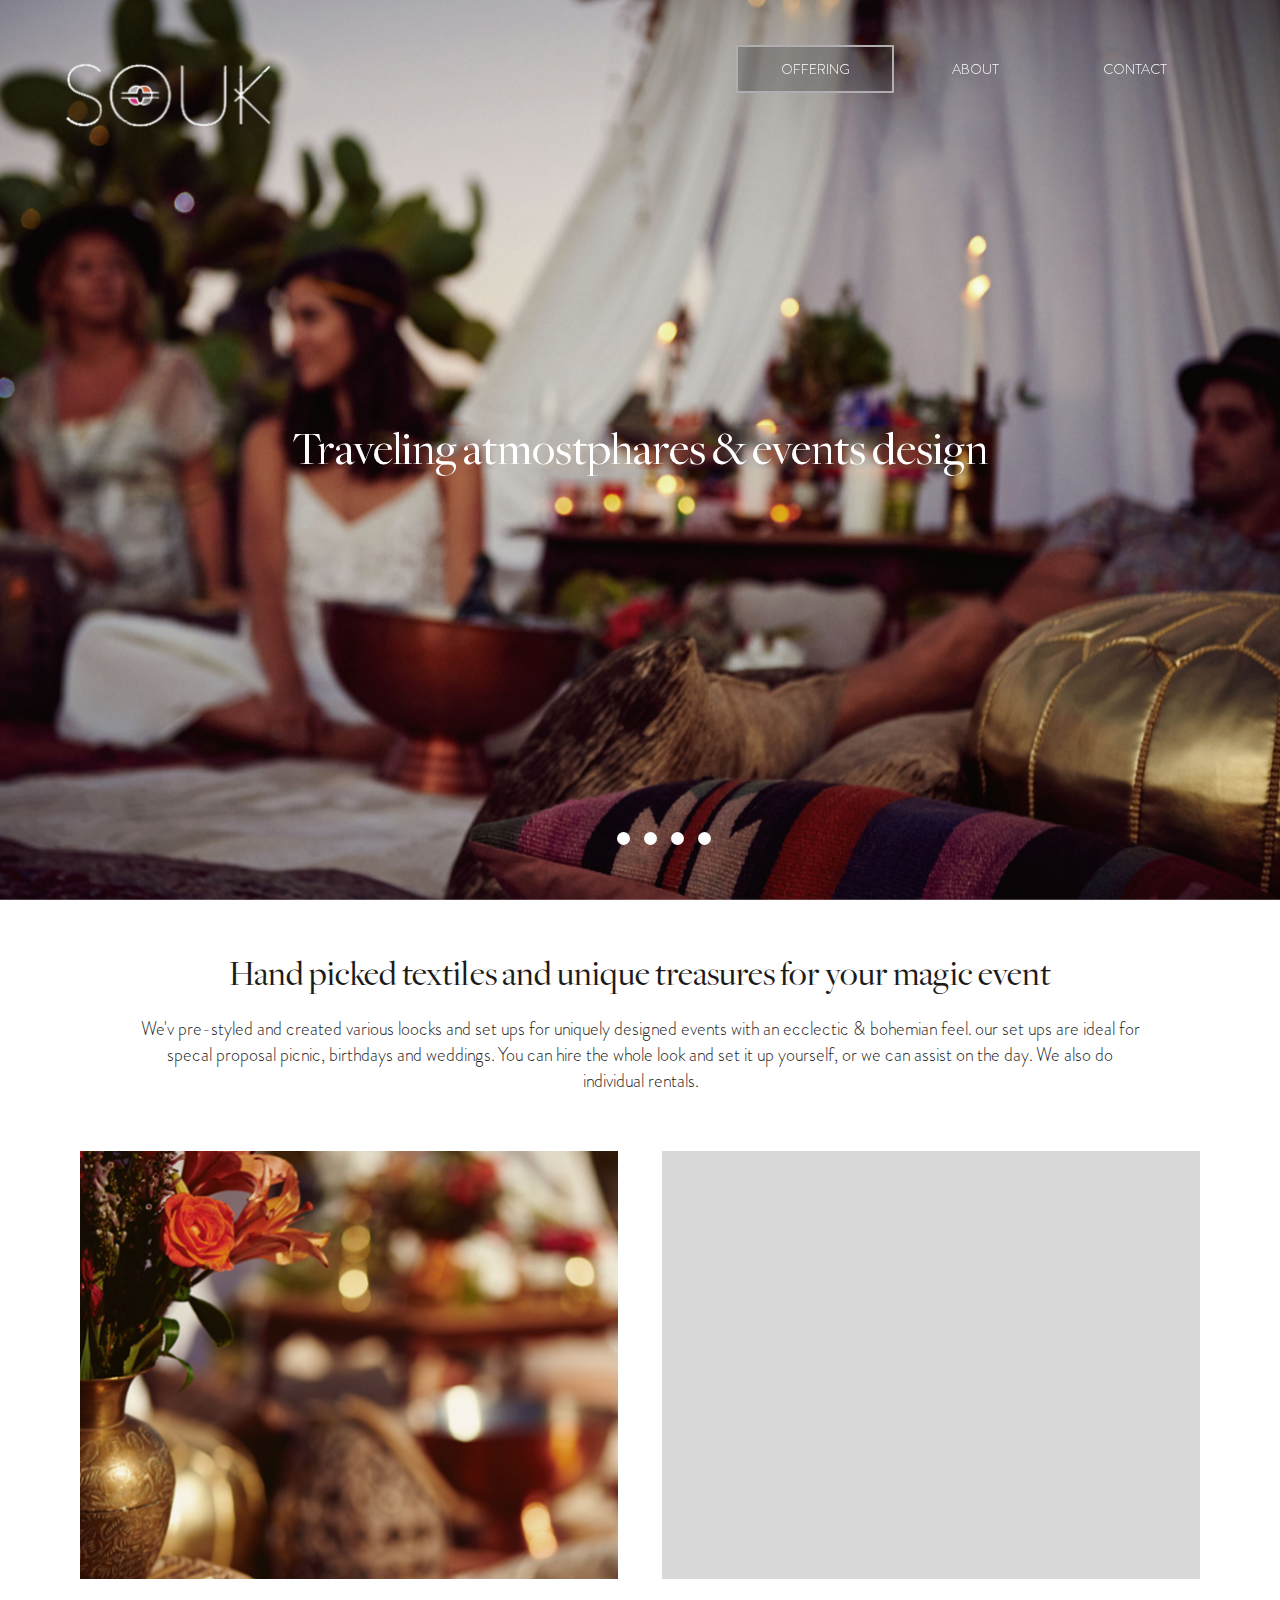
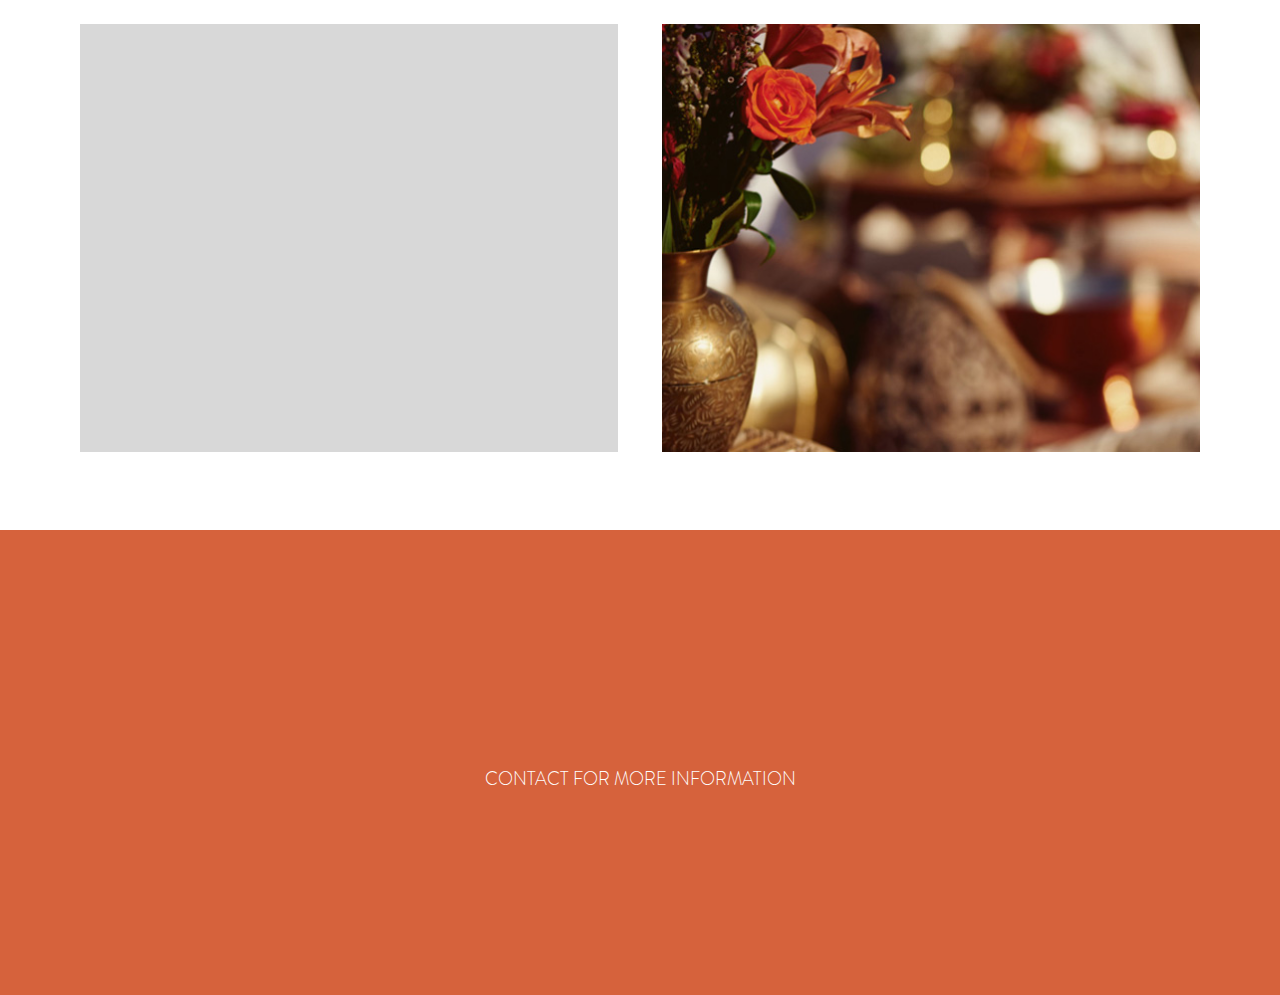
<file: index.html>
<!doctype html>
<html>
    <head>
    <meta charset="utf-8">
    <!--<meta name="viewport" content="width=device-width, initial-scale=1"/>-->
    <meta name="viewport" content="width=device-width, minimum-scale=1.0, maximum-scale=1.0, initial-scale=1.0, user-scalable=no">
    <meta name="format-detection" content="telephone=no">
    <title>Souk:: Home</title>

    <link type="text/css" rel="stylesheet" href="css/fonts.css">
    <link type="text/css" rel="stylesheet" href="css/flexslider.css">
    <link type="text/css" rel="stylesheet" href="css/style.css">
    <link type="text/css" rel="stylesheet" href="css/responsive.css">

    <script type="text/javascript" src="scripts/jquery-1.9.1.min.js"></script>
    <script type="text/javascript" src="scripts/jquery.flexslider.js"></script>
    <script type="text/javascript" src="scripts/common-scripts.js"></script>
    
    <script type="text/javascript">
        ;(function($){
            $(function(){

                $(window).scroll(function() { 
                    if($(window).width() > 767 ){
                        // The social div 
                        var $titleDiv = $('#titleDiv');
                        var $logo = $('#logo');
                        var $nav = $('#nav');

                        //Get scroll position of window 
                        var windowScroll = $(this).scrollTop(); 

                        //Slow scroll of social div and fade it out 
                        $titleDiv.css({ 
                           // 'margin-top' : - (windowScroll / 4) + "px", 
                            'opacity' : 1 - (windowScroll / 500) 
                        }); 
                        $logo.css({ 
                            //'margin-top' : - (windowScroll / 4) + "px", 
                            'opacity' : 1 - (windowScroll / 600) 
                        }); 
                        $nav.css({ 
                           // 'margin-top' : - (windowScroll / 4) + "px", 
                            'opacity' : 1 - (windowScroll / 600) 
                        }); 
                    } // End if function
                });

            });



        })(jQuery)

    </script>

    </head>

    <body>
        <div id="home-page">
            <!--Begin header section -->
            <section id="header-section" class="section-wrap header-section">
                <div class="common-wrap clear">
                    <header class="header">
                        <div class="logo-wrap" id="logo">
                            <a href="index.html"><img src="images/logo.png" alt=""></a>
                        </div>
                        <div class="nav-wrap">
                            <div class="mobi-header">
                                <div class="mobi-logo"><a href="index.html"><img src="images/logo.png" alt="Logo"></a></div>
                                <div class="phone-nav">
                                    <div></div>
                                    <div></div>
                                    <div></div>
                                </div>
                            </div>
                            <div class="main-nav" id="nav">
                                <ul>
                                    <li class="active"><a href="#">Offering</a>
                                        <ul>
                                            <li><a href="wandering-souk.html">The wandering souk</a></li>
                                            <li><a href="#">Just for two</a></li>
                                            <li><a href="#">Boutique Picnic</a></li>
                                            <li><a href="#">Item Hire</a></li>
                                        </ul>
                                    </li>
                                    <li><a href="#">About</a></li>
                                    <li><a href="#">Contact</a></li>
                                </ul>
                            </div>
                        </div>
                    </header>
                </div>
            </section>
            <!-- // End header -->
            
            <!-- Begin home hero section -->
            <section class="section-wrap" id="homeHero-section">
                <div class="home-hero-img">
                    <div class="hero flexslider " id="home-slider">
                        <ul class="slides">
                            <li class="slide" style="background:url(images/slider-img1.jpg) no-repeat center center; background-size: cover;"></li>
                            <li class="slide" style="background:url(images/slider-img2.jpg) no-repeat center center; background-size: cover;"></li>
                            <li class="slide" style="background:url(images/slider-img1.jpg) no-repeat center center; background-size: cover;"></li>
                            <li class="slide" style="background:url(images/slider-img2.jpg) no-repeat center center; background-size: cover;"></li>
                            
                        </ul>
                    </div>
                </div>
                <div class="hero-content-wrap">
                    <div class="hero-content" id="titleDiv">
                        <h1>Traveling atmostphares &amp; events design</h1>
                    </div>
                    <div id="slider-bullet"></div>
                </div>
            </section>
            <!-- // End home hero -->
            
            <!-- Begin main content section -->
            <section class="section-wrap main-content-section">
                <div class="common-wrap">
                    <div class="main-content">
                        <div class="lead-text">
                            <h2>Hand picked textiles and unique treasures for your magic event</h2>
                            <p>We'v pre-styled and created various loocks and set ups for uniquely designed events with an ecclectic &amp; bohemian feel. our set ups are ideal for specal proposal picnic, birthdays and weddings. You can hire the whole look and set it up yourself, or we can assist on the day. We also do individual rentals.</p>
                        </div>
                        <div class="content-gallary">
                            <div class="gallary-item">
                                <img src="images/Home-gallery2.jpg" alt="">
                                <div class="overlay-wrap">
                                    <div class="overlay">
                                        <div class="gallary-text">
                                            <a href="#">The Wandering Souk <br> Bohemian style event design</a>
                                        </div>
                                    </div>
                                </div>
                            </div>
                            <div class="gallary-item">
                                <img src="images/Home-gallery-img.jpg" alt="">
                                <div class="overlay-wrap">
                                    <div class="overlay">
                                        <div class="gallary-text">
                                            <a href="#">Just for Two, <br> Proposal picnics</a>
                                        </div>
                                    </div>
                                </div>
                            </div>
                            <div class="gallary-item">
                                <img src="images/Home-gallery-img.jpg" alt="">
                                <div class="overlay-wrap">
                                    <div class="overlay">
                                        <div class="gallary-text">
                                            <a href="#">Boutique outdoor picnic</a>
                                        </div>
                                    </div>
                                </div>
                            </div>
                            <div class="gallary-item">
                                <img src="images/Home-gallery2.jpg" alt="">
                                <div class="overlay-wrap">
                                    <div class="overlay">
                                        <div class="gallary-text">
                                            <a href="#">Individual item hire <br> (min hiring charge)</a>
                                        </div>
                                    </div>
                                </div>
                            </div>
                        </div>
                    </div>
                </div>
            </section>
            <!-- // End main content -->
            
            <!-- Begin footer section -->
            <section class="section-wrap footer-section">
                <div class="common-wrap clear">
                    <div class="footer">
                        <a href="#">Contact for more information</a>
                    </div>
                </div>
            </section>
            <!-- // End footer -->
        </div>

    </body>
	
</html>
</file>
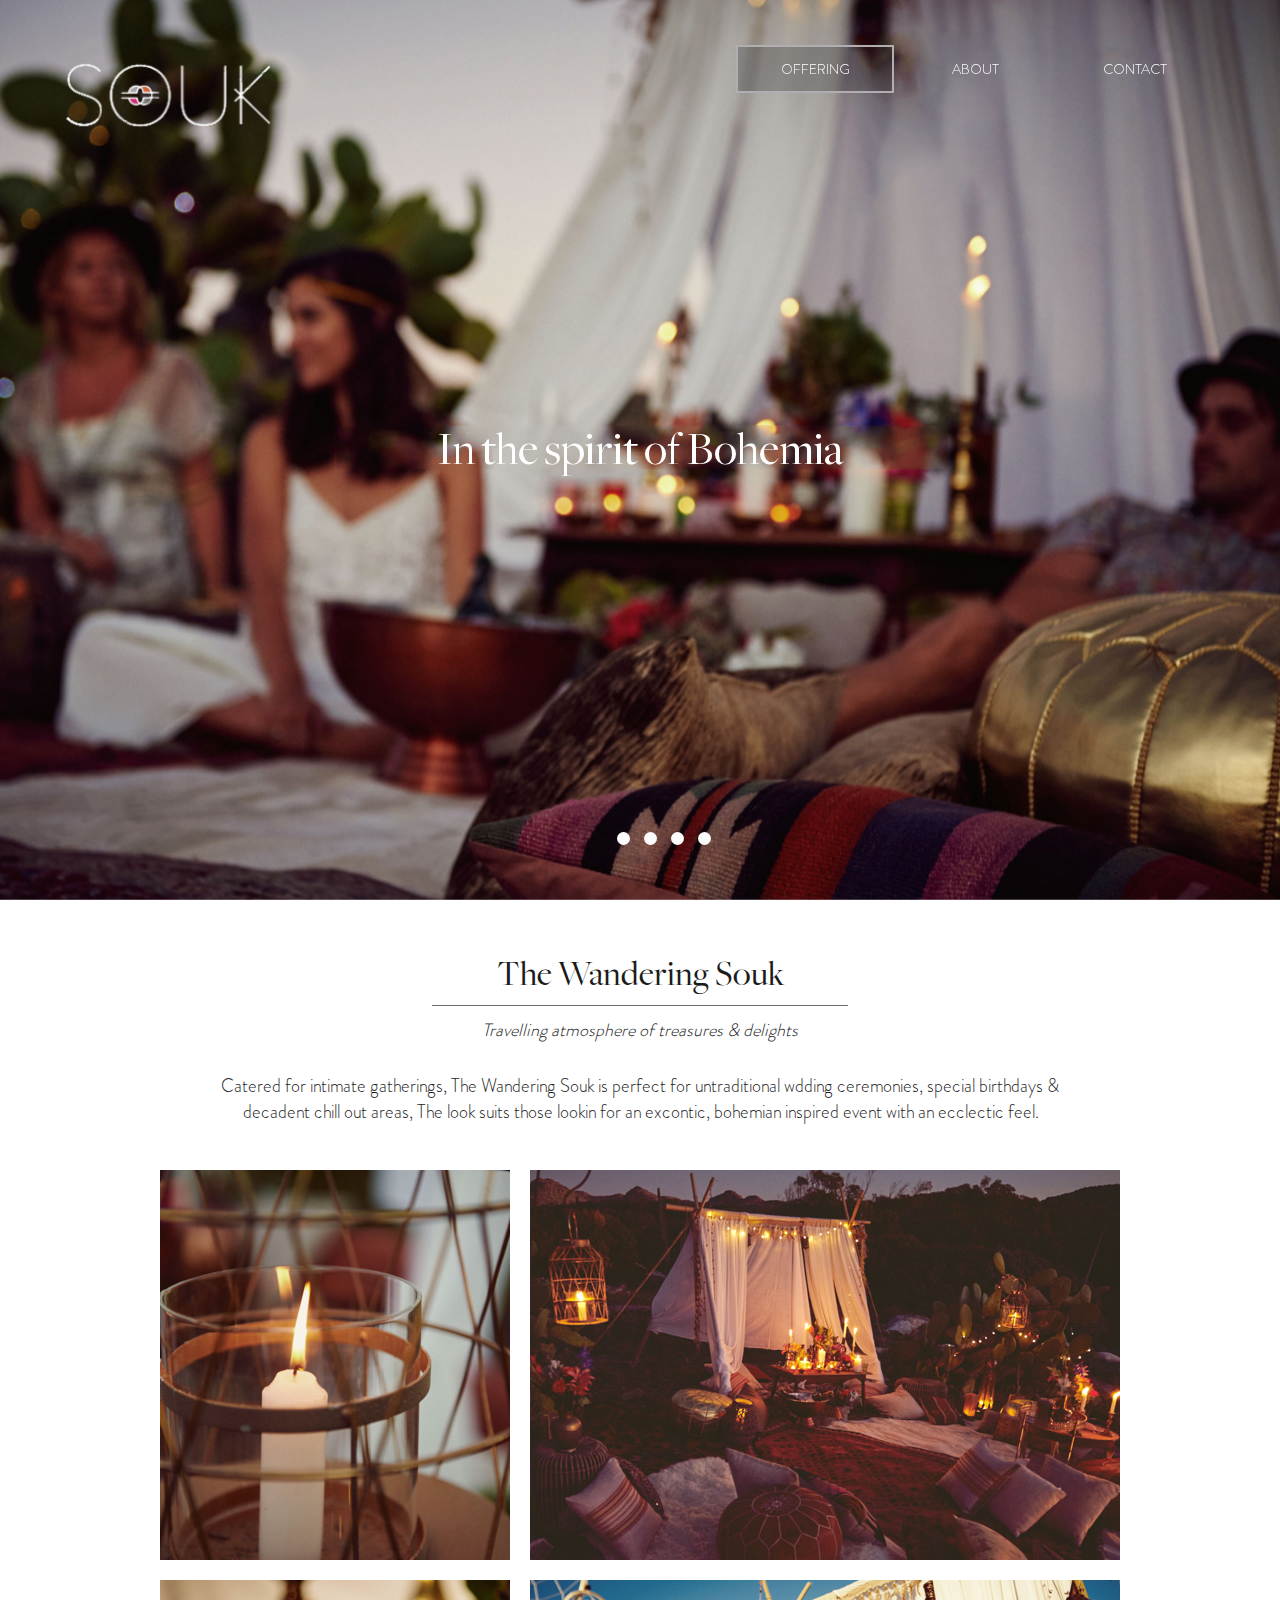
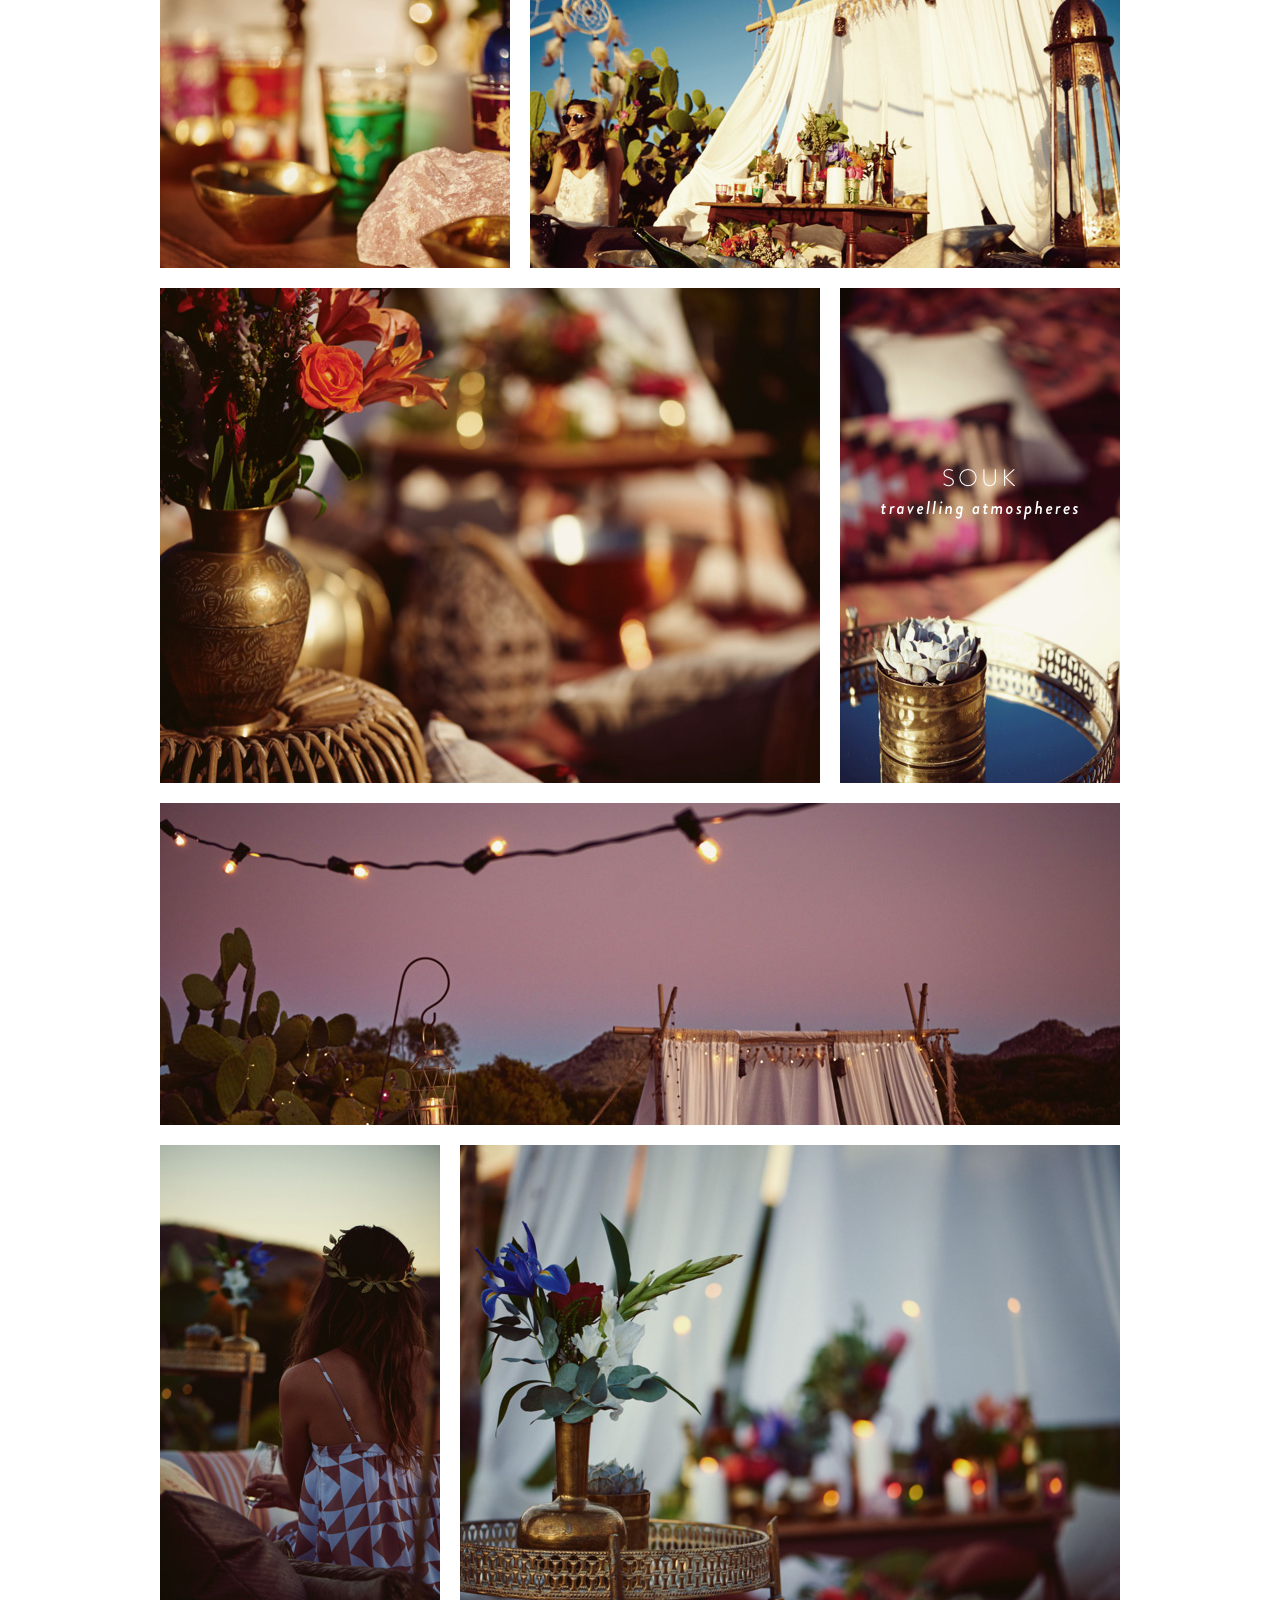
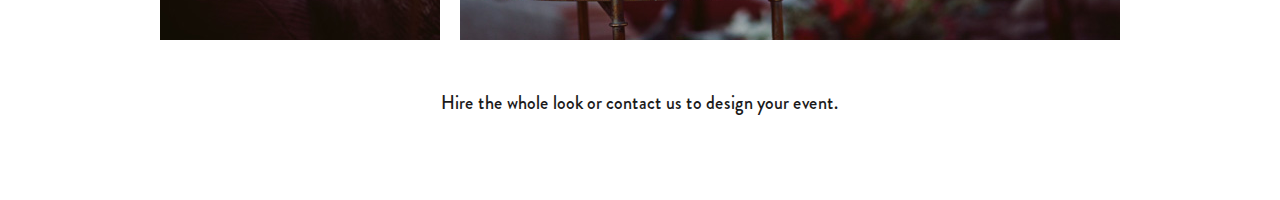
<file: wandering-souk.html>
<!doctype html>
<html>
    <head>
    <meta charset="utf-8">
    <!--<meta name="viewport" content="width=device-width, initial-scale=1"/>-->
    <meta name="viewport" content="width=device-width, minimum-scale=1.0, maximum-scale=1.0, initial-scale=1.0, user-scalable=no">
    <meta name="format-detection" content="telephone=no">
        <title>Souk:: Wandering</title>

    <link type="text/css" rel="stylesheet" href="css/fonts.css">
    <link type="text/css" rel="stylesheet" href="css/flexslider.css">
    <link type="text/css" rel="stylesheet" href="css/style.css">
    <link type="text/css" rel="stylesheet" href="css/responsive.css">

    <script type="text/javascript" src="scripts/jquery-1.9.1.min.js"></script>
    <script type="text/javascript" src="scripts/jquery.flexslider.js"></script>
    <script type="text/javascript" src="scripts/common-scripts.js"></script>
    <script type="text/javascript">
        ;(function($){
            $(function(){

                $('#bannerContent').delay(1000).fadeIn(500)

                $(window).scroll(function() { 
                    if($(window).width() > 767 ){
                        // The social div 
                        var $titleDiv = $('#titleDiv');
                        var $logo = $('#logo');
                        var $nav = $('#nav');

                        //Get scroll position of window 
                        var windowScroll = $(this).scrollTop(); 

                        //Slow scroll of social div and fade it out 
                        $titleDiv.css({ 
                           // 'margin-top' : - (windowScroll / 4) + "px", 
                            'opacity' : 1 - (windowScroll / 500) 
                        }); 
                        $logo.css({ 
                          //  'margin-top' : - (windowScroll / 4) + "px", 
                            'opacity' : 1 - (windowScroll / 600) 
                        }); 
                        $nav.css({ 
                          //  'margin-top' : - (windowScroll / 4) + "px", 
                            'opacity' : 1 - (windowScroll / 600) 
                        }); 
                    } // End if function
                });

            });

        })(jQuery)

    </script>

    </head>

    <body>
        <div id="wandering-souk-page">
            <!--Begin header section -->
            <section id="header-section" class="section-wrap header-section">
                <div class="common-wrap clear">
                    <header class="header">
                        <div class="logo-wrap" id="logo">
                            <a href="index.html"><img src="images/logo.png" alt=""></a>
                        </div>
                        <div class="nav-wrap">
                            <div class="mobi-header">
                                <div class="mobi-logo"><a href="index.html"><img src="images/logo.png" alt="Logo"></a></div>
                                <div class="phone-nav">
                                    <div></div>
                                    <div></div>
                                    <div></div>
                                </div>
                            </div>
                            <div class="main-nav" id="nav">
                                <ul>
                                    <li class="active"><a href="#">Offering</a>
                                        <ul>
                                            <li><a href="wandering-souk.html">The wandering souk</a></li>
                                            <li><a href="#">Just for two</a></li>
                                            <li><a href="#">Boutique Picnic</a></li>
                                            <li><a href="#">Item Hire</a></li>
                                        </ul>
                                    </li>
                                    <li><a href="#">About</a></li>
                                    <li><a href="#">Contact</a></li>
                                </ul>
                            </div>
                        </div>
                    </header>
                </div>
            </section>
            <!-- // End header -->
            
            <!-- Begin home hero section -->
            <section class="section-wrap" id="homeHero-section">
                <div class="home-hero-img">
                    <div class="hero flexslider " id="home-slider">
                        <ul class="slides">
                            <li class="slide" style="background:url(images/slider-img1.jpg) no-repeat center center; background-size: cover;"></li>
                            <li class="slide" style="background:url(images/slider-img2.jpg) no-repeat center center; background-size: cover;"></li>
                            <li class="slide" style="background:url(images/slider-img1.jpg) no-repeat center center; background-size: cover;"></li>
                            <li class="slide" style="background:url(images/slider-img2.jpg) no-repeat center center; background-size: cover;"></li>
                        </ul>
                    </div>
                </div>
                <div class="hero-content-wrap">
                    <div class="hero-content" id="titleDiv">
                        <h1>In the spirit of Bohemia</h1>
                    </div>
                    <div id="slider-bullet"></div>
                </div>
            </section>
            <!-- // End home hero -->
            
            <!-- Begin main content section -->
            <section class="section-wrap main-content-section" id="">
                <div class="common-wrap">
                    <div class="main-content">
                        <div class="lead-text">
                            <h2>The Wandering Souk</h2>
                            <span>Travelling atmosphere of treasures &amp; delights</span>
                            <p>Catered for intimate gatherings, The Wandering Souk is perfect for untraditional wdding ceremonies, special birthdays &amp; decadent chill out areas, The look suits those lookin for an excontic, bohemian inspired event with an ecclectic feel.</p>
                        </div>
                        <div class="content-gallary">
                            <div class="gallary-row">
                                <div class="gallary-img">
                                    <img src="images/gallary-img1.jpg" alt="">
                                </div>
                                <div class="gallary-img">
                                    <img src="images/gallary-img2.jpg" alt="">
                                </div>
                                <div class="gallary-img">
                                    <img src="images/gallary-img1-2.jpg" alt="">
                                </div>
                                <div class="gallary-img">
                                    <img src="images/gallary-img2-2.jpg" alt="">
                                </div>
                            </div>
                            <div class="gallary-row">
                                <div class="gallary-img">
                                    <img src="images/gallary-img3.jpg" alt="">
                                </div>
                                <div class="gallary-img">
                                    <img src="images/gallary-img4.jpg" alt="">
                                </div>
                            </div>
                            <div class="gallary-row">
                                <div class="gallary-img">
                                    <img src="images/gallary-img5.jpg" alt="">
                                </div>
                            </div>
                            <div class="gallary-row">
                                <div class="gallary-img">
                                    <img src="images/gallary-img6.jpg" alt="">
                                </div>
                                <div class="gallary-img">
                                    <img src="images/gallary-img7.jpg" alt="">
                                </div>
                            </div>
                        </div>
                    </div>
                </div>
            </section>
            <!-- // End main content -->
            
            <!-- Begin footer section -->
            <section class="section-wrap footer-section">
                <div class="common-wrap clear">
                    <div class="footer">
                        Hire the whole look or <a href="#">contact us</a> to design your event.
                    </div>
                </div>
            </section>
            <!-- // End footer -->
        </div>

    </body>
	
</html>
</file>
<file: css/fonts.css>
/* This stylesheet generated by Transfonter (http://transfonter.org) on May 5, 2016 6:46 AM */


@font-face {
	font-family: 'Brandon Grotesque Medium';
    src: url('../fonts/BrandonGrotesque-Medium.eot');
    src: url('../fonts/BrandonGrotesque-Medium.eot?#iefix') format('embedded-opentype'),
        url('../fonts/BrandonGrotesque-Medium.woff2') format('woff2'),
        url('../fonts/BrandonGrotesque-Medium.woff') format('woff'),
        url('../fonts/BrandonGrotesque-Medium.ttf') format('truetype'),
        url('../fonts/BrandonGrotesque-Medium.svg#BrandonGrotesque-Medium') format('svg');
	font-weight: 500;
	font-style: normal;
}

@font-face {
	font-family: 'Brandon Grotesque Light';
    src: url('../fonts/BrandonGrotesque-Light.eot');
    src: url('../fonts/BrandonGrotesque-Light.eot?#iefix') format('embedded-opentype'),
        url('../fonts/BrandonGrotesque-Light.woff2') format('woff2'),
        url('../fonts/BrandonGrotesque-Light.woff') format('woff'),
        url('../fonts/BrandonGrotesque-Light.ttf') format('truetype'),
        url('../fonts/BrandonGrotesque-Light.svg#BrandonGrotesque-Light') format('svg');
	font-weight: 300;
	font-style: normal;
}


@font-face {
	font-family: 'Freight';
    src: url('../fonts/Freight-BigBook.eot');
    src: url('../fonts/Freight-BigBook.eot?#iefix') format('embedded-opentype'),
        url('../fonts/Freight-BigBook.woff2') format('woff2'),
        url('../fonts/Freight-BigBook.woff') format('woff'),
        url('../fonts/Freight-BigBook.ttf') format('truetype'),
        url('../fonts/Freight-BigBook.svg#Freight-BigBook') format('svg');
	font-weight: normal;
	font-style: normal;
}
</file>
<file: css/responsive.css>
/*		Mobile Layout: 320px and 480px and more but less than or equal to 767px.
----------------------------------------------------------------------------------
*/

@media only screen and (max-width: 767px) {
    body{font-size: 16px;}
    .logo-wrap { width: 150px; margin-top: 20px; margin-left: 30px; display: none;}
    .main-nav {width: 100%; background: rgba(104,99,106,0.8); margin-top: 0;}
    .main-nav ul{margin: 0; padding: 0;}
    .main-nav ul li{float: none;}
    .main-nav ul li a{width: 100%;}
    .main-nav ul li ul{width: 100%;position: relative;}
    .phone-nav{display: block;}
    .main-nav{display: none; height: 170px; overflow-y: scroll;}
    
    .hero-content h1{font-size: 30px;}
    .lead-text p{padding: 0}
    .lead-text h2{font-size: 24px;}
    #wandering-souk-page .lead-text::before {margin-left: -180px; top: 40px; width: 360px; }
    .gallary-item{width: 100%; margin: 10px 0; height: auto;}
    .footer-section{min-height: 125px;}
    .footer{font-size: 16px; padding: 0 20px; margin-top: 45px;}
    
    .logo-wrap img{margin-top: 0; position: relative; z-index: 22}
    #homeHero-section{padding-top: 0; height: 300px;}
    .home-hero-img{height: 300px; position: relative;}
    .hero-content-wrap{position: absolute; top: 0;}
    .flex-control-nav{bottom: 30px;}
    
    .mobi-header{position: relative;}
    .header-section{z-index: 99}
    .main-nav ul li ul{left: 0; display: none; top: 0;}
    .fixedTop .mobi-header{display: block;}
    .flex-control-nav{margin: 0 0 0 -55px;}
}


.flex-control-nav li{margin: 0 7px;}
/*		Wide Mobile Layout: 480px.
------------------------------------------------------------
*/

@media only screen and (min-width: 480px) and (max-width: 767px) {
    .footer-section{min-height: 140px;}
    .footer{margin-top: 60px;}
    .gallary-item{width: 48%; margin: 2%;}


}


/*		Tablet Layout: 768px.
-----------------------------------------------------------------
*/

@media only screen and (min-width: 768px) and (max-width: 991px) {
	
    body {}
    h1{font-size: 38px;}
    h2{font-size: 30px;}
    .logo-wrap{margin-top: 30px; width: 180px; margin-left: 20px;}
    .footer-section{min-height: 350px;}
    .footer{margin-top: 170px;}
    .logo-wrap img{margin-top: 10px;}
    .logo-wrap{180px;}
    .main-nav ul li a{width: 155px;}
    .flex-control-nav li{margin: 0 7px;}
    .flex-control-nav{margin: 0 0 0 -55px;}
}


/*		Tablet Layout: 1024px.
-----------------------------------------------------------------
*/

@media only screen and (min-width: 992px) and (max-width: 1024px) {
    .footer-section{min-height:  345px}
    .footer{margin-top: 170px;}
    .logo-wrap img{margin-left: 20px;}
    .flex-control-nav li{margin: 0 7px;}
    .flex-control-nav{margin: 0 0 0 -55px;}
}




/*	Retina media query.
	Overrides styles for devices with a 
	device-pixel-ratio of 2+, such as iPhone 4.
-----------------------------------------------    */

@media 
	only screen and (-webkit-min-device-pixel-ratio: 2),
	only screen and (min-device-pixel-ratio: 2) {
	
	body {
	
	}
	
}
</file>
<file: css/style.css>
/*	Resets
	------	*/

html, body, div, span, object, iframe, h1, h2, h3, h4, h5, h6, 
p, blockquote, pre, a, abbr, address, cite, code, del, dfn, em, 
img, ins, kbd, q, samp, small, strong, sub, sup, var, b, i, hr, 
dl, dt, dd, ol, ul, li, fieldset, form, label, legend, 
table, caption, tbody, tfoot, thead, tr, th, td,
article, aside, canvas, details, figure, figcaption, hgroup, 
menu, footer, header, nav, section, summary, time, mark, audio, video {
	margin: 0;
	padding: 0;
	border: 0;
}

article, aside, canvas, figure, figure img, figcaption, hgroup,
footer, header, nav, section, audio, video {
	display: block;
}

.clear:after{content:".";display:block;clear:both;visibility:hidden;line-height:0;height:0}
a img{border:0}
a,input,select,textarea{outline:none}
input::-moz-focus-inner{border:0; padding: 0}


/*	Typography presets
	------------------	*/
body {
    font-size: 18px; font-family: 'Brandon Grotesque Medium'; font-weight: 500;
}

/* Selection colours (easy to forget) */

::selection 	 	{background: rgb(255,255,158);}
::-moz-selection 	{background: rgb(255,255,158);}
img::selection 		{background: transparent;}
img::-moz-selection	{background: transparent;}
body {-webkit-tap-highlight-color: rgb(255,255,158);}



/*		Default Layout 
-------------------------------------------------------------------------------
*/

body {background: rgb(255,255,255), #FFFFFF; color: #1c1b1b;  -webkit-text-size-adjust: 100%; -moz-text-size-adjust:100%; overflow-x: hidden; }

/*.box-sizing, #homeHero-section*/ 
*{-webkit-box-sizing: border-box;-moz-box-sizing:border-box;box-sizing: border-box;}


/* ============================= Common style ================================ */

h1{font-size: 48px; color: #FFFFFF; font-family: 'Freight'; font-weight: normal;}
h2{font-size: 36px; color: #1c1b1b; font-family: 'Freight'; font-weight: normal;}
h3{font-size: 36px; color: #1c1b1b; font-family: 'Brandon Grotesque Light'; font-weight: 300; font-style: italic;}
h3{font-size: 36px; color: #1c1b1b; font-family: 'Brandon Grotesque Light'; font-weight: 300; font-style: italic;}

.section-wrap {float: left; width: 100%; position: relative;}
.common-wrap{max-width: 1160px; margin: 0 auto; clear: both; position: relative;}
/* // Common style */

/* ==================== Home page == Header section ========================= */

#home-page{float: left; width: 100%; overflow-x: hidden;}
.header-section{width: 100%; position: fixed; top: 0; left: 0; z-index: 33}
.header{float: left; width: 100%;}
.logo-wrap{float: left; width: 215px; }
.logo-wrap img{float: left; width: 100%; margin-top: 60px; z-index: 1}

.main-nav{float: right; width: 485px; position: relative; z-index: 77;}
.main-nav ul{margin: 45px 0 0; padding: 0; list-style: none;}
.main-nav ul li{float: left; margin: 0 1px ; position: relative;}
.main-nav ul li a{text-decoration: none; border: 2px solid transparent; font-size: 14px; font-family: 'Brandon Grotesque Light'; color: #ffffff; padding: 12px 0; text-transform: uppercase; width: 158px; display: block; text-align: center;}
.main-nav ul > li > a:hover, .main-nav ul > li.active > a{border: 2px solid rgb(176,174,177);background: rgba(51, 51, 51, .3)}
/*dropdown style*/

.main-nav ul li ul{margin: 0; padding: 0; list-style: none; position: absolute; top: 48px; left: -99999px;}
.main-nav ul li:hover ul{left: 0;}
.main-nav ul li ul li{float: none; margin: 0px;}
.main-nav ul li ul li a{padding: 10px 0; margin-top: -2px; display: block; font-size: 14px; color: #ffffff; background: rgba(51, 51, 51, 0.3); border:  2px solid rgb(176,174,177); text-transform: capitalize;}
.main-nav ul li ul li a:hover{background: rgba(51, 51, 51, 0.6); border:  2px solid rgb(176,174,177);}

.mobi-logo{display:none;position: absolute;left:20px;top: 20px;z-index: 10}
.mobi-header{position: fixed;left: 0;top: 0;z-index:10;width: 100%;height:50px;}
.fixedTop .mobi-header{background: rgba(51, 51, 51, 0.7); display: none;}
.flex-control-nav li{margin: 0 5px;}

.phone-nav{cursor:pointer;display:none;overflow:hidden;padding:5px;position:absolute;right:15px;top:12px;width:35px;z-index:3333;border-radius:2px 2px 2px 2px;-moz-border-radius:2px 2px 2px 2px;-webkit-border-radius:2px 2px 2px 2px}
.phone-nav div{float:left;display:block;width:100%;height:2px;margin:2px 0;line-height:2px;background:#fff}



/* ============================ Home Hero section ======================= */


#homeHero-section{padding-top: 100vh; /*padding-top: 100%;*/ z-index: 1; overflow: hidden; box-sizing: border-box}
.home-hero-img{width: 100%; height: 100vh; height: 100%; left: 0; top: 0;  position: fixed;}
#home-slider{height: 100%;}
#home-slider .slides, #home-slider .slides li{height:100%; height: 100vh}

.hero-content-wrap{position: fixed; left: 0; top: 0; height: 100%; width: 100%; display: inline-table;}
.hero-content{width: 100%; display: table-cell; vertical-align: middle; text-align: center;}
.hero-content h1{text-align: center;}

/*=============== Style control nav ==============*/
.flex-control-nav{max-width: 300px; width: 100%;}
.flex-control-nav li, .flex-control-paging li a{width: 13px; height: 13px; border-radius: 10px;}
.flex-control-paging li a{background: #fcfcfc;}


/* ==================== Main content section ========================== */
.section-wrap:nth-child(3) .common-wrap{max-width: 1150px; padding:0 15px}
.main-content-section{background: #FFFFFF; padding: 55px 0; position: relative; z-index: 77}
.main-content{float: left; width: 100%;}
.lead-text{float: left; width: 100%; text-align: center;}
.lead-text p{margin-top: 22px; padding: 0 60px; font-family: 'Brandon Grotesque Light';}
.content-gallary{float: left; width: 100%; margin-top: 35px;}
.gallary-item{float: left; width: 48%; margin: 2%; position: relative; }
.gallary-item img{float: left; width: 100%; position: relative;}
.gallary-item:nth-child(odd){margin-left: 0px;}
.gallary-item:nth-child(even){margin-right: 0px;}
.gallary-img{ float: left; width: 100%; height: 100%; position: relative; background: #d8d8d8; z-index: 1}
.overlay-wrap{width: 100%; height: 100%; transition: all .3s ease-in-out; opacity: 0; position: absolute; z-index: 8 }
.overlay{ float: left;width: 100%; height: 100%;  display: inline-table;z-index: 10;}
.gallary-text{width: 100%;text-align: center; display: table-cell; vertical-align: middle; overflow: hidden;}
.gallary-text a{text-decoration: none; color: #ffffff; font-size: 18px; font-family: 'Brandon Grotesque Light';}
.gallary-item:hover .overlay-wrap {opacity: 1;}
.flex-control-nav{bottom: 55px;}

/* ===================== Footer section ========================== */

.footer-section{ background: #d6623c; position: relative; min-height: 465px;  z-index: 77;}
.footer{float: left; width: 100%; text-align: center; margin-top: 236px; text-transform: uppercase; font-size: 18px; color: #FFFFFF; font-family: 'Brandon Grotesque Light'; font-weight: 500 }
.footer a{text-decoration: none; text-transform: uppercase; font-size: 18px; color: #FFFFFF; }
.footer a:hover, #wandering-souk-page .footer a:hover{text-decoration: underline;}



/* ===================== Wandering soukh page style ================== */
#wandering-souk-page{float: left; width: 100%; overflow-x: hidden;}
#wandering-souk-page .main-content-section{padding-bottom: 0px;}
#wandering-souk-page .section-wrap:nth-child(3) .common-wrap{max-width: 990px; padding:0 15px}
#wandering-souk-page .lead-text{position: relative; }
#wandering-souk-page .lead-text:before{position: absolute; left: 50%; margin-left: -208px; ; top: 50px; width: 416px; height: 1px; background: #6d6a6a; content: ""; }
#wandering-souk-page .lead-text h2{padding-bottom:  23px;}
#wandering-souk-page .lead-text span{font-family: 'Brandon Grotesque Light'; font-style: italic; }
#wandering-souk-page .lead-text p{margin-top: 30px;}

#wandering-souk-page .gallary-row{float: left; width: 100%}
#wandering-souk-page .gallary-row .gallary-img{float: left;margin: 1.0416666666%}
#wandering-souk-page .gallary-row .gallary-img img{float: left; width: 100%;}

#wandering-souk-page .gallary-row:nth-child(1) .gallary-img:nth-child(odd){ width: 36.45833333%; margin-left: 0px;}
#wandering-souk-page .gallary-row:nth-child(1) .gallary-img:nth-child(even){width: 61.45833333%; margin-right: 0px;}

#wandering-souk-page .gallary-row:nth-child(2) .gallary-img:nth-child(odd){ width: 68.75%; margin-left: 0px;}
#wandering-souk-page .gallary-row:nth-child(2) .gallary-img:nth-child(even){width: 29.166666666666%; margin-right: 0px;}

#wandering-souk-page .gallary-row:nth-child(3) .gallary-img{width: 100%; margin-right: 0px; margin-left: 0px;}

#wandering-souk-page .gallary-row:nth-child(4) .gallary-img:nth-child(odd){ width: 29.166666666666%; margin-left: 0px;}
#wandering-souk-page .gallary-row:nth-child(4) .gallary-img:nth-child(even){width: 68.75%; margin-right: 0px;}

#wandering-souk-page .footer-section{background: #FFFFFF; min-height: 150px;}
#wandering-souk-page .footer{font-size: 18px; color: #1c1b1b; margin-top: 40px; text-transform: inherit; font-family: 'Brandon Grotesque Medium'; font-weight: 500}
#wandering-souk-page .footer a{text-decoration: none; font-size: 18px; color: #1c1b1b; display: inline-block; text-transform: inherit; font-family: 'Brandon Grotesque Medium'; font-weight: 500;}
</file>
